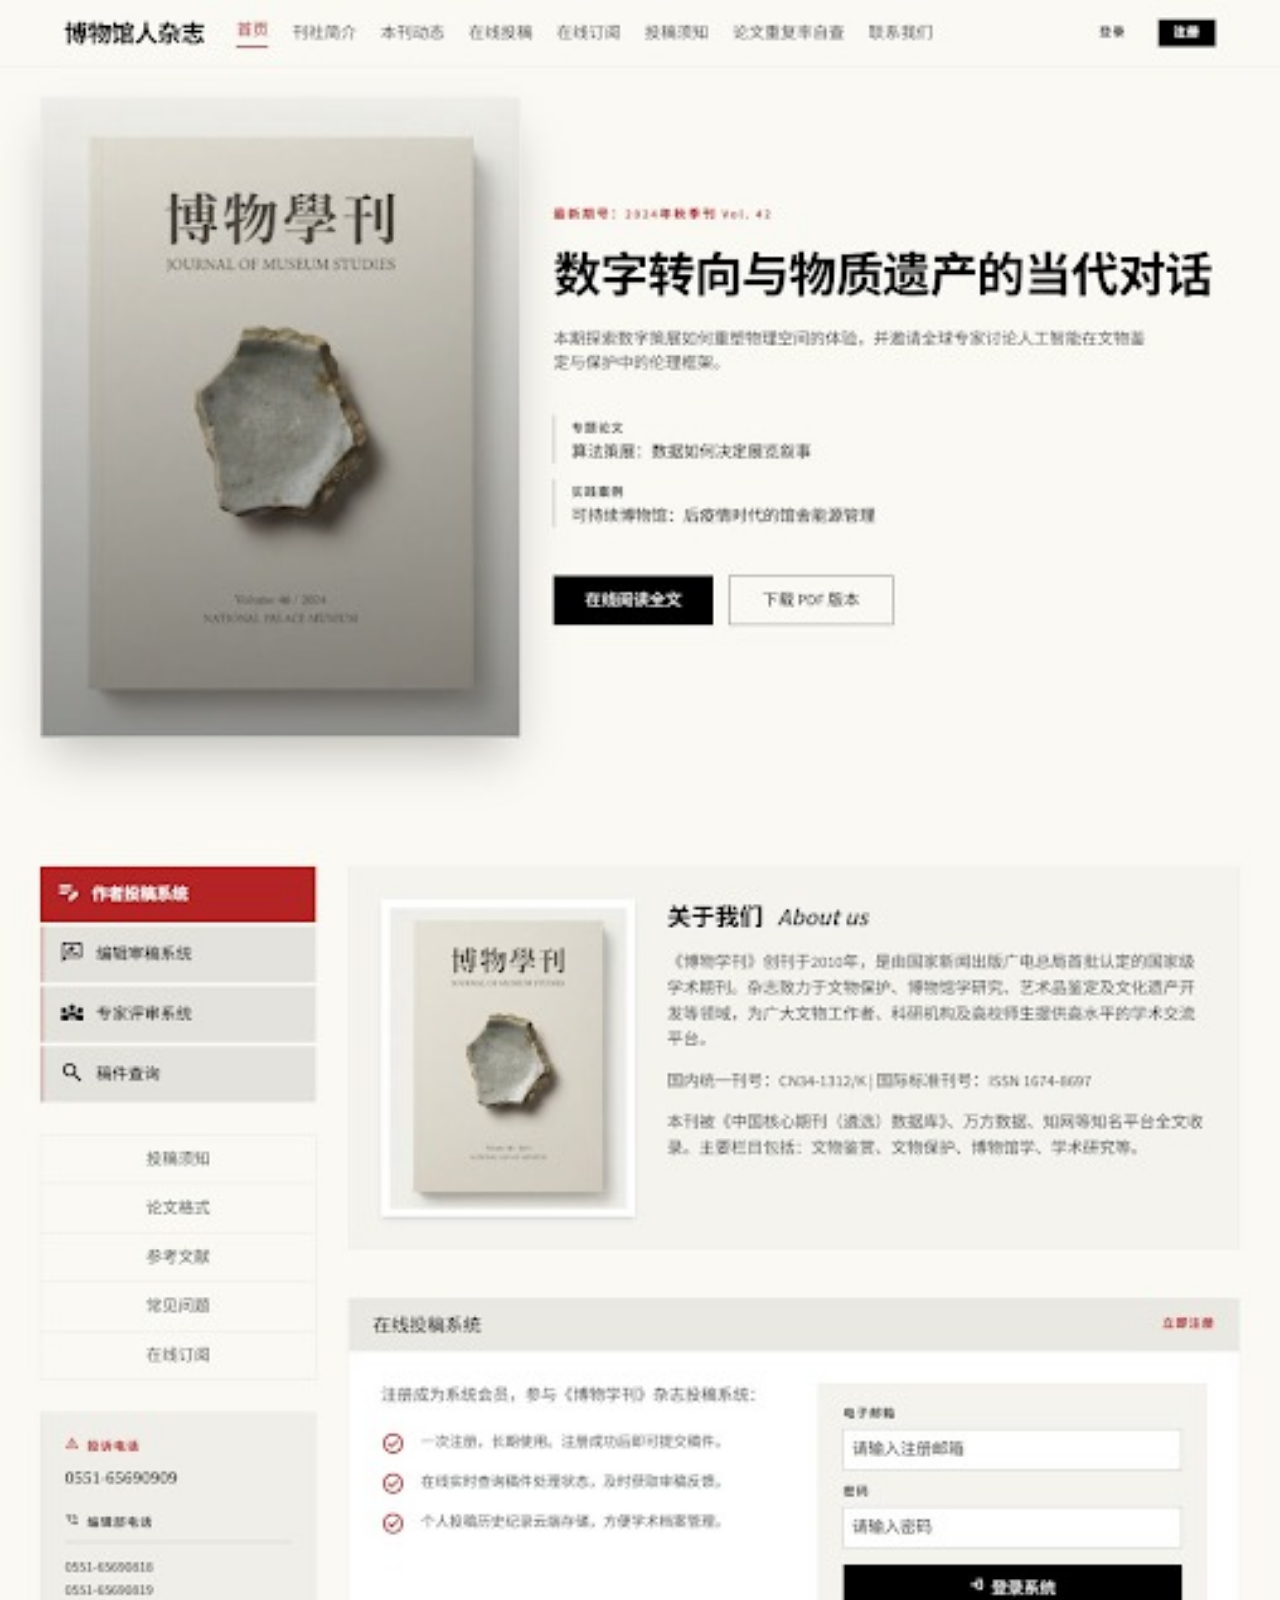
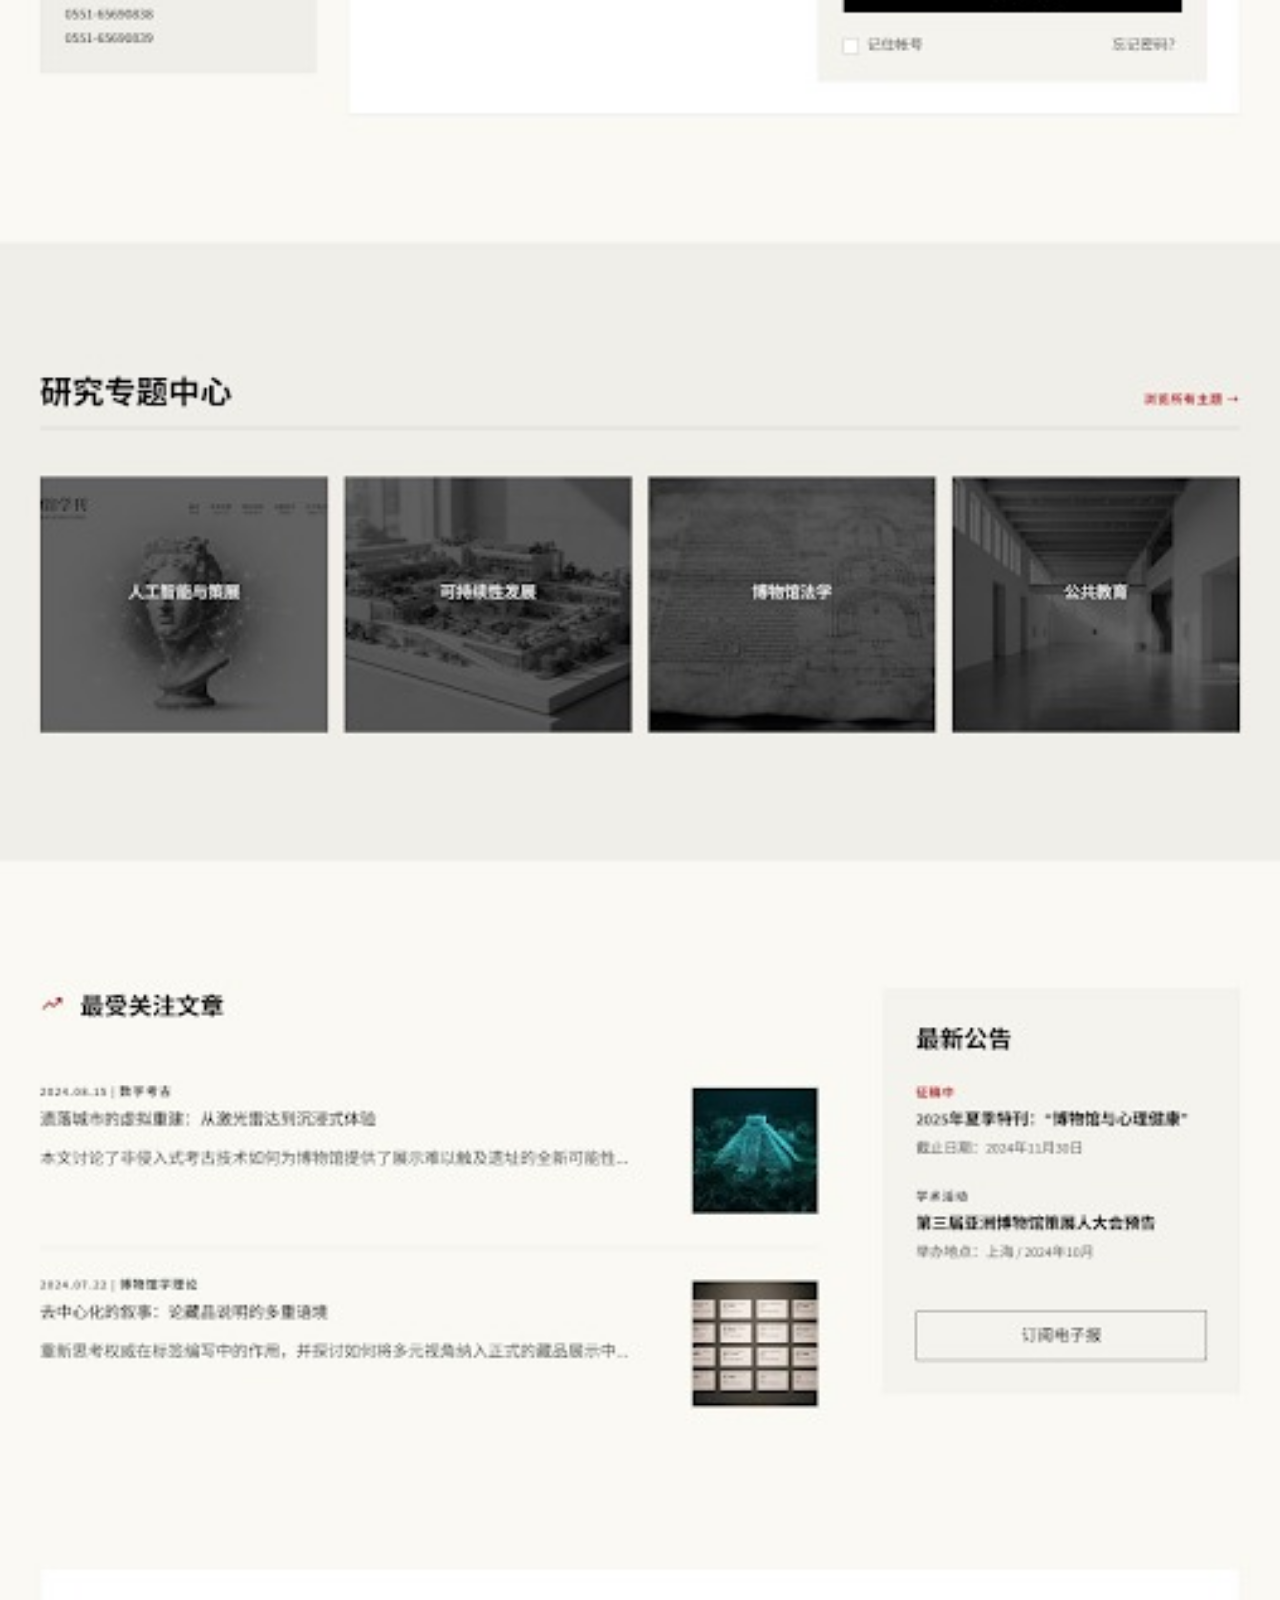
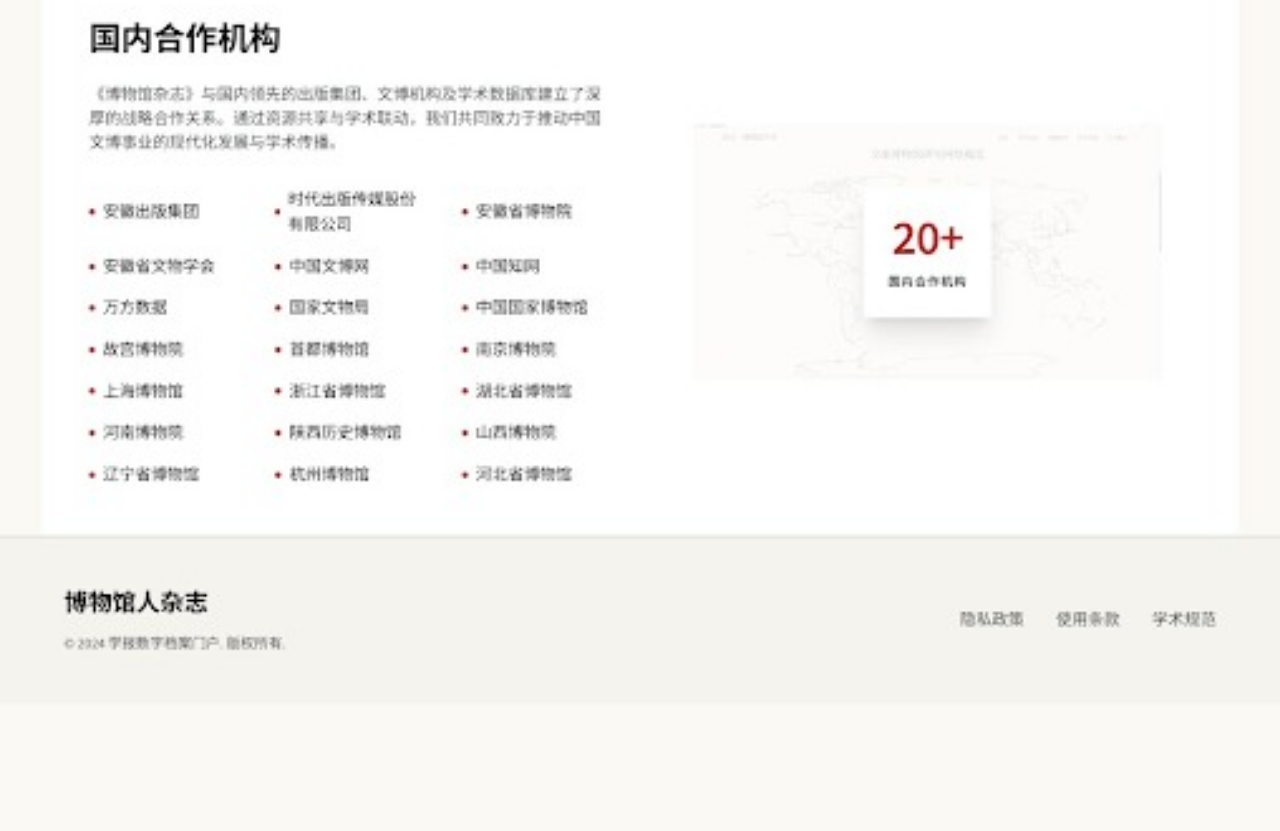
<file: index_sample.html>
<!DOCTYPE html>
<html lang="zh-CN">
<head>
    <meta charset="UTF-8">
    <meta name="viewport" content="width=device-width, initial-scale=1.0">
    <title>完美</title>
    <link rel="stylesheet" href="css/style_sample.css">
</head>
<body>
    <!-- 只需要一个 img 标签，没有别的多余元素 -->
    <img src="img/1.jpeg" alt="完美">
</body>
</html>
</file>
<file: css/style_sample.css>
/* 重置所有边距，清除任何背景 */
* {
    margin: 0;
    padding: 0;
}

html, body {
    width: 100%;
    /* 让 body 高度自动随内容撑开，而不是 100vh */
    min-height: 100%;
    background: #ffffff;  /* 纯白背景，确保没有图片干扰 */
}

/* 图片样式：让它按照自己的原始尺寸显示，并随页面滚动 */
img {
    display: block;        /* 去掉图片底部空隙 */
    width: 100%;           /* 宽度填满屏幕（适应窄屏） */
    height: auto;          /* 高度自动，保持比例 */
    /* 如果你想让图片按原始尺寸显示（可能有滚动条），可以把 width 改成 auto */
}
</file>
